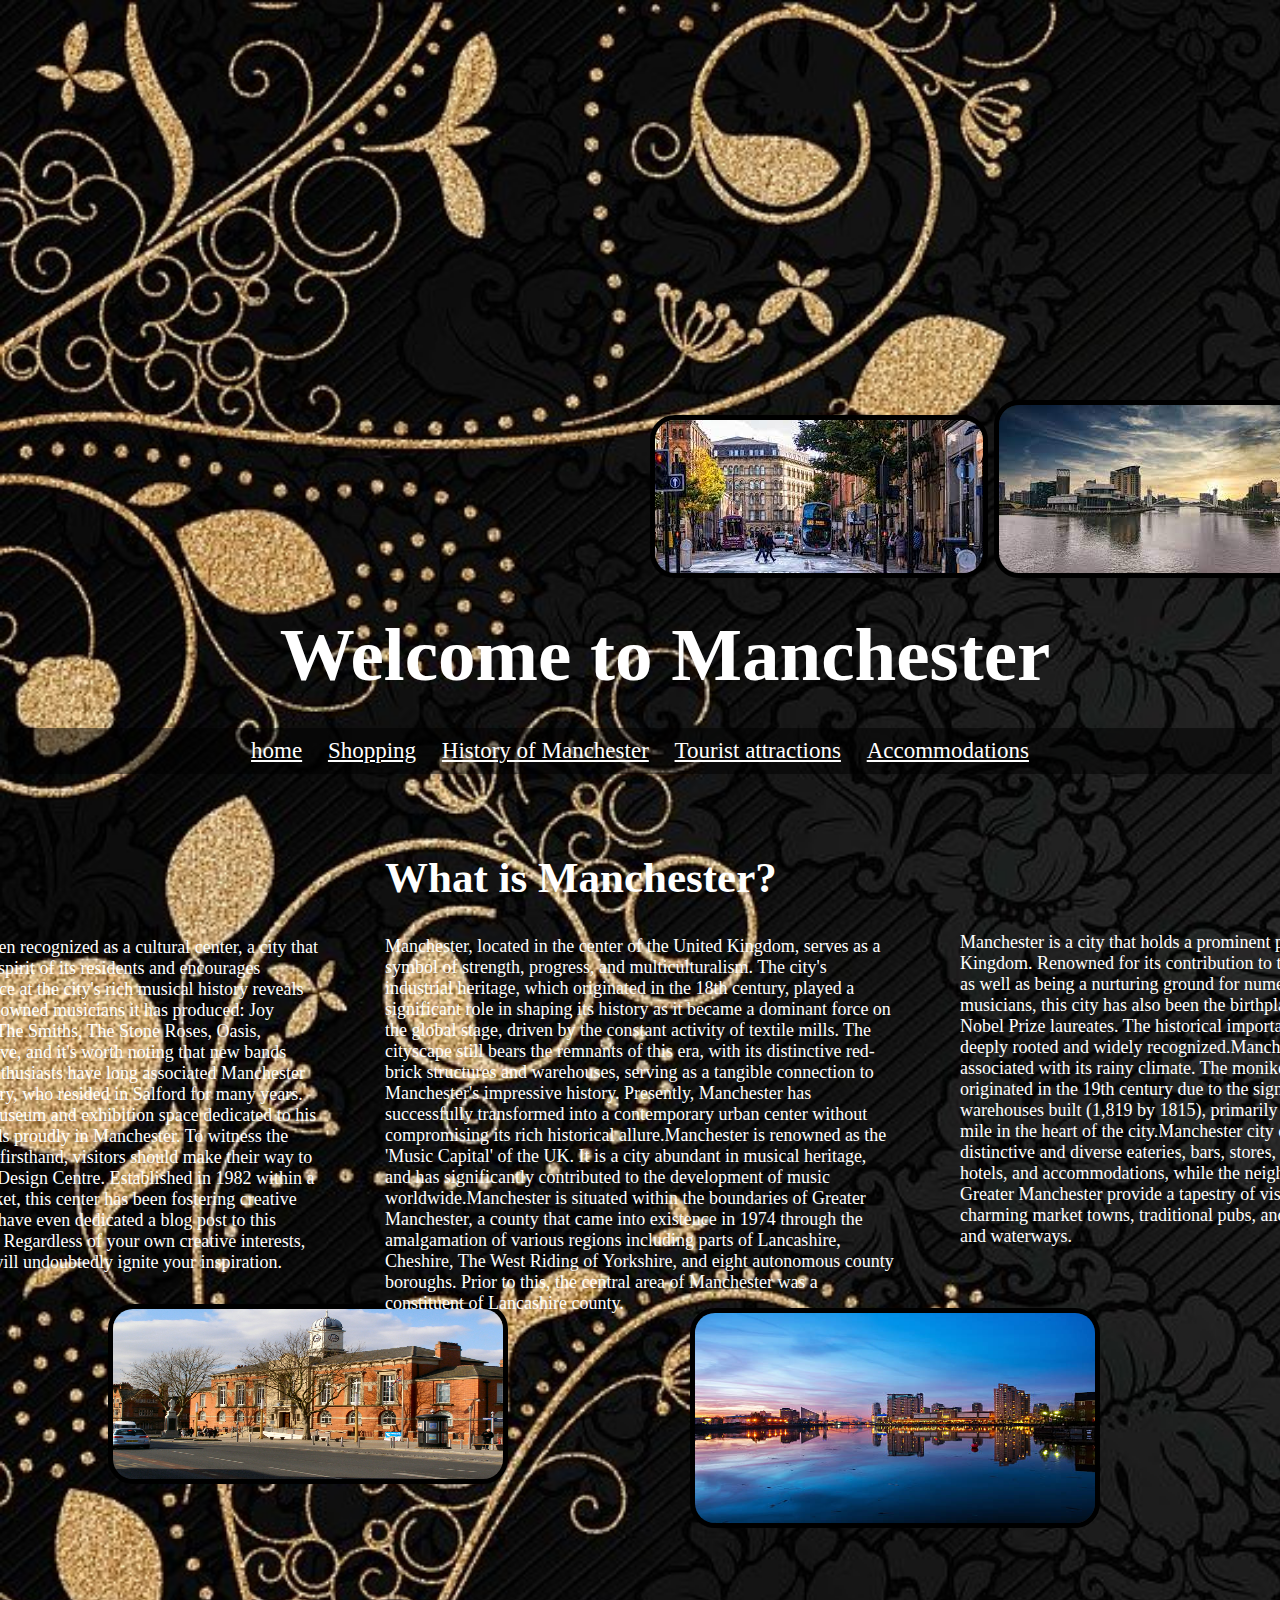
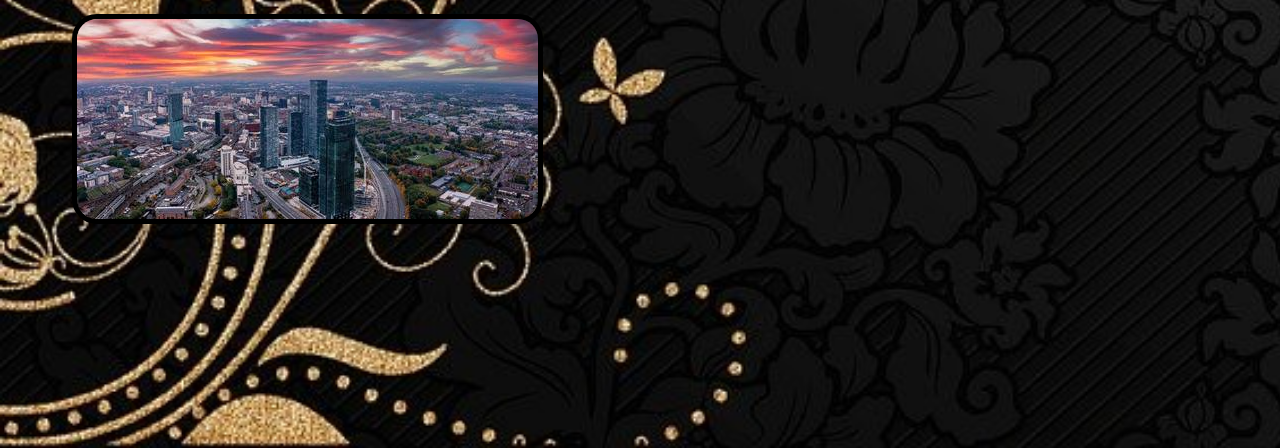
<file: index.html>
<!doctype html>
<html>
    <head>
        <title>Welcome to Manchester</title>
        <meta charset="UTF-8">
        <meta name="viewport" content="width=device-width, initial-scale=1.0">
        <link href="CSS/CSS.css" rel="stylesheet">
    </head>
    <body >
        <header>
            <body class="body2">
            <img class="img1" src="Assest/image1.jpg" alt="image 1" style="text-align: left;"/> 
            <img class="img2" src="Assest/image2.jpg" alt="image 1" style="text-align: right;"/>
            <img class="img3" src="Assest/manchester.jpg" alt="image 1"/>
            <img class="img4" src="Assest/city2.jpg" alt="image 1"/>
            <img class="img5" src="Assest/hjj.jpg" alt="image 1"/>
            
            </body>

            
            
            <h1>Welcome to Manchester</h1>
            <ul>
                <li><a href="home page.html">home</a></li>
                <li><a href="shopping.html">Shopping</a></li>
                <li><a href="history.html">History of Manchester</a></li>
                <li><a href="tourist attraction.html">Tourist attractions</a></li> 
                <li><a href="accomodations.html">Accommodations</a></li> 
                
           </ul> 
       </header>
        <article>
            
                 
            <h2 style="font-size: 43px"> What is Manchester?</h2>
            
            <div>
            <p style="font-size: 18px " class="paragraph1">Manchester has always been recognized as a cultural center,
                a city that resonates with the artistic spirit of its residents and encourages collaboration.
                A brief glance at the city's rich musical history reveals the multitude of world-renowned musicians it has produced:
                Joy Division and New Order, The Smiths, The Stone Roses, Oasis, Elbow... The list is extensive, and it's worth noting 
                that new bands continue to emerge. Art enthusiasts have long associated Manchester with the works of LS Lowry, who resided
                in Salford for many years. Presently, The Lowry, a museum and exhibition space dedicated to his distinctive paintings, stands
                proudly in Manchester. To witness the city's renowned creativity firsthand, visitors should make their way to the Manchester
                Craft and Design Centre. Established in 1982 within a Victorian former fish market, this center has been fostering creative talent 
                and businesses. We have even dedicated a blog post to this remarkable establishment. Regardless of your own creative interests, Manchester
                is a city that will undoubtedly ignite your inspiration.</p>
            
           
            
            <p style="font-size: 18px" class="paragraph2" >Manchester, located in the center of the United Kingdom, serves as a symbol of strength, progress, and multiculturalism. The city's industrial heritage, which originated in the 18th century, played
                a significant role in shaping its history as it became a dominant force on the global stage,
                driven by the constant activity of textile mills. The cityscape still bears the remnants of this era, with its distinctive red-brick structures and warehouses, serving as a tangible connection to Manchester's impressive history. 
                Presently, Manchester has successfully transformed into a contemporary urban center
                without compromising its rich historical allure.Manchester is renowned as the 'Music Capital' of the UK. It is a city abundant in musical heritage, and has significantly contributed to the development of music worldwide.Manchester is situated within the boundaries of Greater Manchester, a county that came into existence in 1974 through the amalgamation of various regions including parts of Lancashire, Cheshire, The West Riding of Yorkshire, 
                and eight autonomous county boroughs. Prior to this, the central area of Manchester was a constituent of Lancashire county.</p>
            
            <P style="font-size: 18px"class="paragraph3">Manchester is a city that holds a prominent place in the United Kingdom. Renowned for its contribution to the industrial revolution
                , as well as being a nurturing ground for numerous artists and musicians, this city has also been the birthplace of an impressive 25 Nobel Prize laureates.
            The historical importance 
                of Manchester is deeply rooted and widely recognized.Manchester is frequently associated with its rainy climate. The moniker "Warehouse city"
                also originated in the 19th century due to the significant number of warehouses built (1,819 by 1815), primarily clustered within a square mile in 
                the heart of
                the city.Manchester city center is brimming with distinctive and diverse eateries, bars, stores, museums, galleries, hotels, and
                accommodations, while the neighboring boroughs of Greater Manchester provide a tapestry of visitor attractions, including 
                charming market towns, traditional pubs, and picturesque green areas and waterways.</P>
            
            </div>
           
        </article>
           
        
    </body>
</html>
</file>
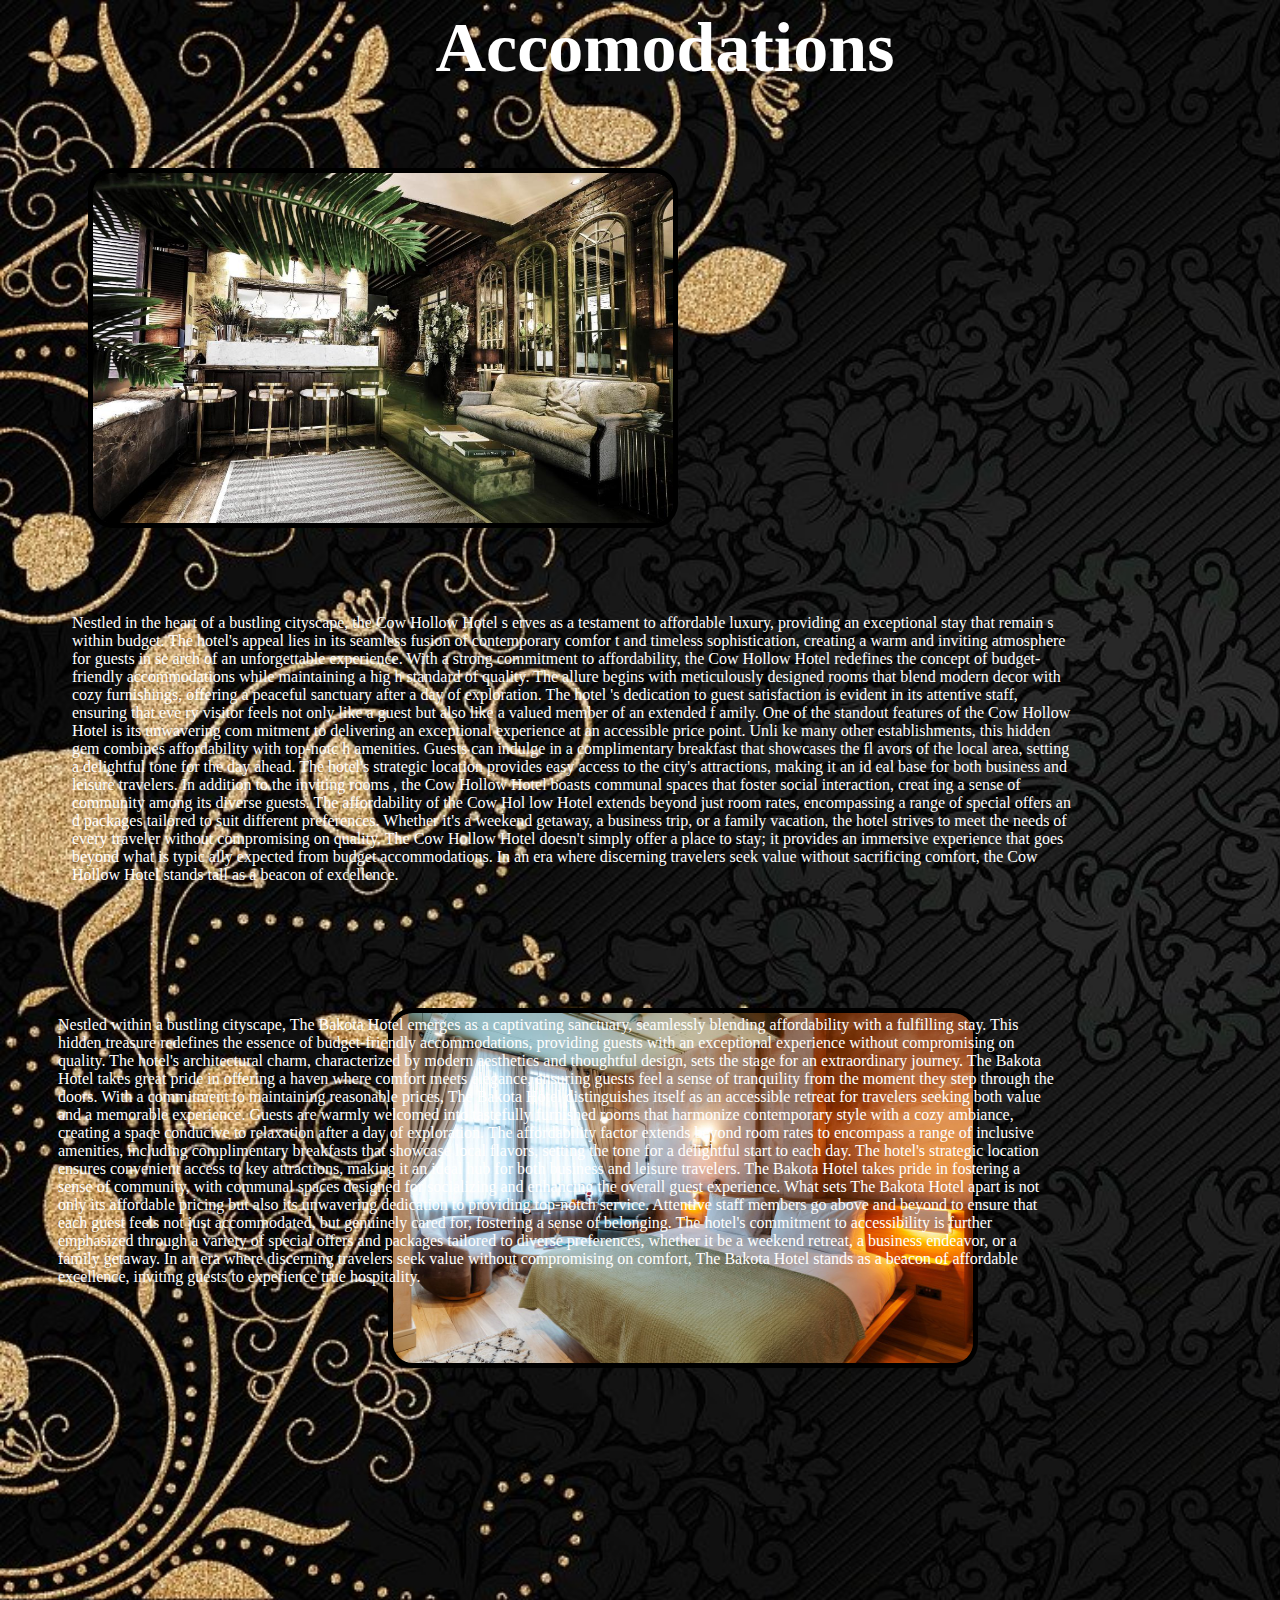
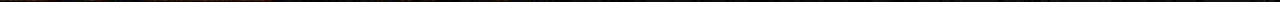
<file: accomodations.html>
<html>
    <head>
        <link rel="stylesheet" href="CSS/shopping.css" type="text/css"/>
        <link rel="stylesheet" href="CSS/CSS.css" type="text/css">


        <title>Accomodations</title>
        <meta charset="UTF-8">
        <meta name="viewport" content="width=device-width, initial-scale=1.0">
    </head>
    <body>
        <h1 class="accomodationsheader">Accomodations</h1>
         <img class="cow " src="Assest/cow.jpg" alt="image 1" style="text-align: left;"/> 
          <img class="midi " src="Assest/midi.jpg" alt="image 1" style="text-align: left;"/> 
         <p class="muneeb3" style="float: right; position: relative; left: -200px;">Nestled in the heart of a bustling cityscape, the Cow Hollow Hotel s
             erves as a testament to affordable luxury, providing an exceptional stay that remain
             s within budget. The hotel's appeal lies in its seamless fusion of contemporary comfor
             t and timeless sophistication, creating a warm and inviting atmosphere for guests in se
             arch of an unforgettable experience. With a strong commitment to affordability, the Cow 
             Hollow Hotel redefines the concept of budget-friendly accommodations while maintaining a hig
             h standard of quality. The allure begins with meticulously designed rooms that blend modern
             decor with cozy furnishings, offering a peaceful sanctuary after a day of exploration. The hotel
             's dedication to guest satisfaction is evident in its attentive staff, ensuring that eve
             ry visitor feels not only like a guest but also like a valued member of an extended f
             amily. One of the standout features of the Cow Hollow Hotel is its unwavering com
             mitment to delivering an exceptional experience at an accessible price point. Unli
             ke many other establishments, this hidden gem combines affordability with top-notc
             h amenities. Guests can indulge in a complimentary breakfast that showcases the fl
             avors of the local area, setting a delightful tone for the day ahead. The hotel's 
             strategic location provides easy access to the city's attractions, making it an id
             eal base for both business and leisure travelers. In addition to the inviting rooms
             , the Cow Hollow Hotel boasts communal spaces that foster social interaction, creat
             ing a sense of community among its diverse guests. The affordability of the Cow Hol
             low Hotel extends beyond just room rates, encompassing a range of special offers an
             d packages tailored to suit different preferences. Whether it's a weekend getaway, 
             a business trip, or a family vacation, the hotel strives to meet the needs of every
             traveler without compromising on quality. The Cow Hollow Hotel doesn't simply offer
             a place to stay; it provides an immersive experience that goes beyond what is typic
             ally expected from budget accommodations. In an era where discerning travelers seek
             value without sacrificing comfort, the Cow Hollow Hotel stands tall as a beacon of excellence.</p>
         <p class="muneeb4" style="float: left; position: relative; bottom: 300px; left: 50px; ">Nestled within a bustling cityscape, The Bakota Hotel emerges as a captivating sanctuary, seamlessly blending affordability with a fulfilling stay. This hidden treasure redefines the essence of budget-friendly accommodations, providing guests with an exceptional experience without compromising on quality. The hotel's architectural charm, characterized by modern aesthetics and thoughtful design, sets the stage for an extraordinary journey. The Bakota Hotel takes great pride in offering a haven where comfort meets elegance, ensuring guests feel a sense of tranquility from the moment they step through the doors. With a commitment to maintaining reasonable prices, The Bakota Hotel distinguishes itself as an accessible retreat for travelers seeking both value and a memorable experience. Guests are warmly welcomed into tastefully furnished rooms that harmonize contemporary style with a cozy ambiance, creating a space conducive to relaxation after a day of exploration. The affordability factor extends beyond room rates to encompass a range of inclusive amenities, including complimentary breakfasts that showcase local flavors, setting the tone for a delightful start to each day. The hotel's strategic location ensures convenient access to key attractions, making it an ideal hub for both business and leisure travelers. The Bakota Hotel takes pride in fostering a sense of community, with communal spaces designed for socializing and enhancing the overall guest experience. What sets The Bakota Hotel apart is not only its affordable pricing but also its unwavering dedication to providing top-notch service. Attentive staff members go above and beyond to ensure that each guest feels not just accommodated, but genuinely cared for, fostering a sense of belonging. The hotel's commitment to accessibility is further emphasized through a variety of special offers and packages tailored to diverse preferences, whether it be a weekend retreat, a business endeavor, or a family getaway. In an era where discerning travelers seek value without compromising on comfort, The Bakota Hotel stands as a beacon of affordable excellence, inviting guests to experience true hospitality.</p>
         
         
    </body>
</html>
</file>
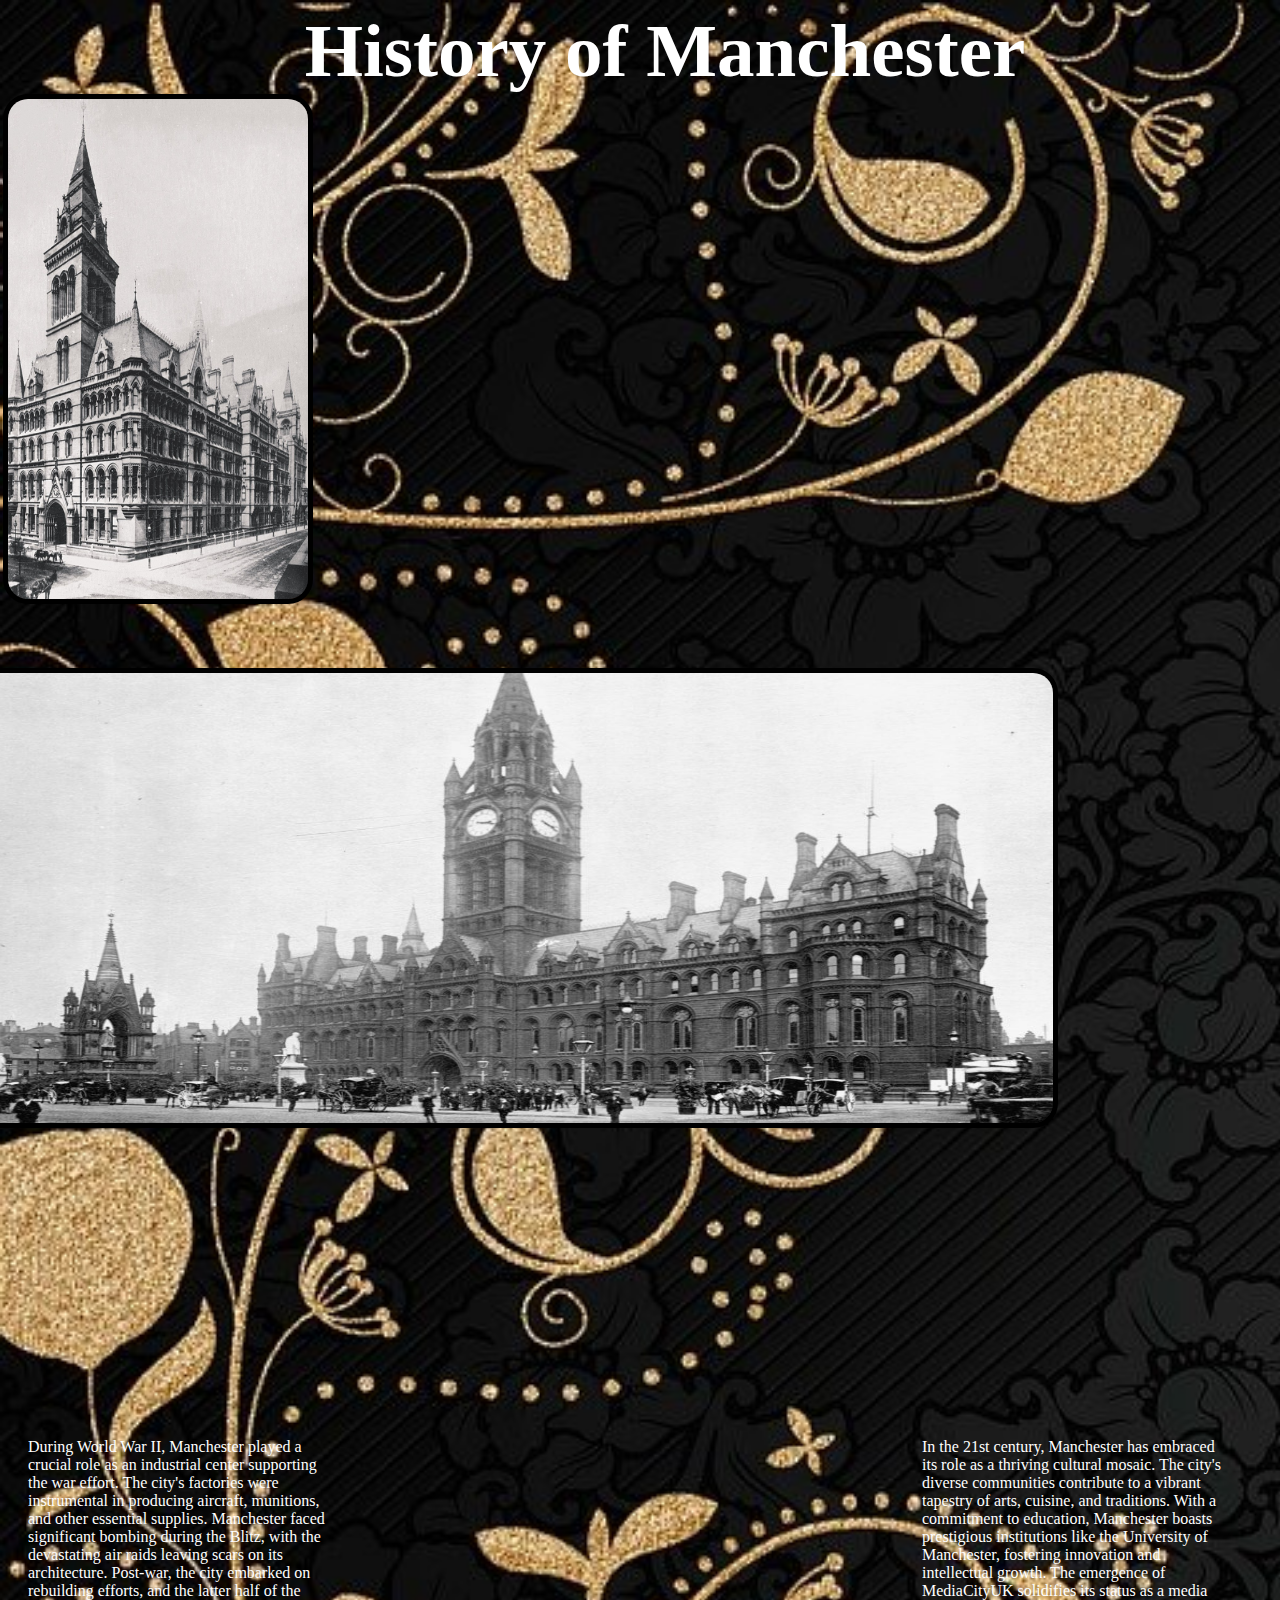
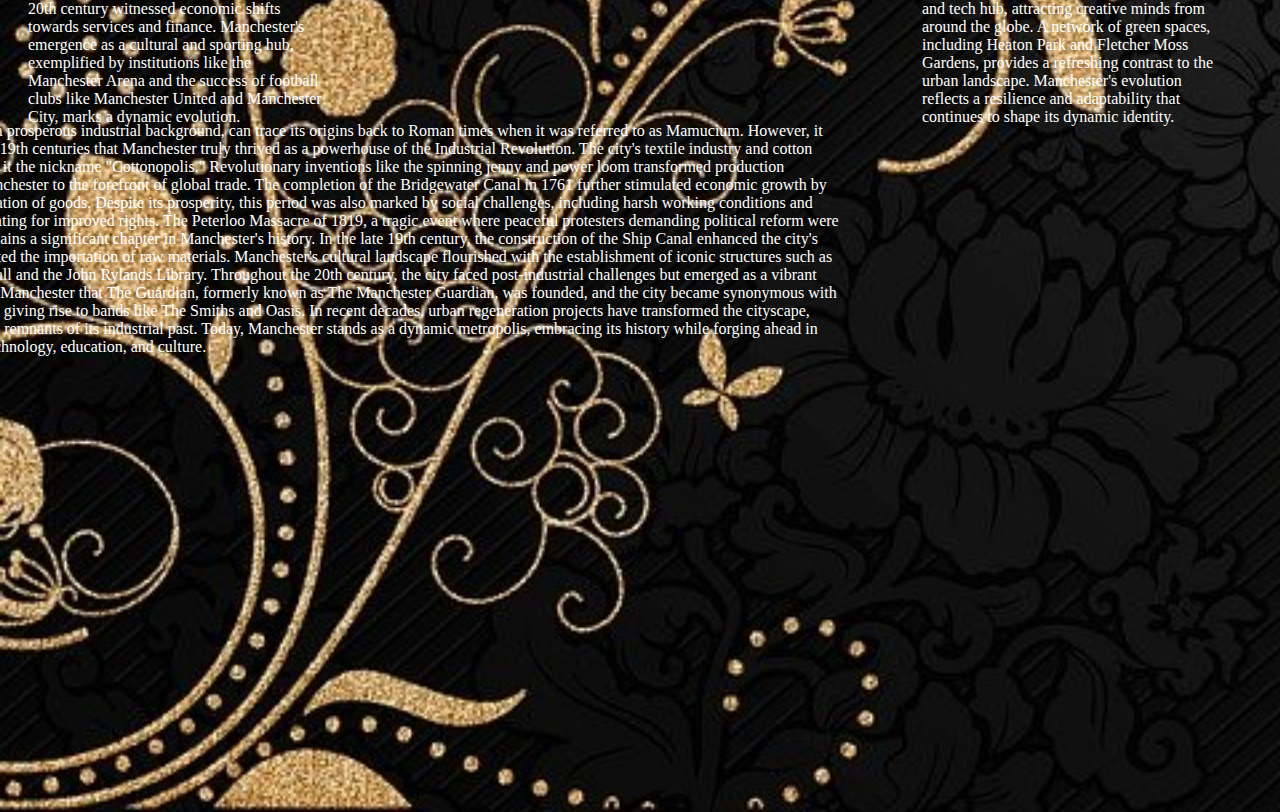
<file: history.html>
<!DOCTYPE html>
<!--
Click nbfs://nbhost/SystemFileSystem/Templates/Licenses/license-default.txt to change this license
Click nbfs://nbhost/SystemFileSystem/Templates/ClientSide/html.html to edit this template
-->
<html>
    <head>
        <link rel="stylesheet" href="CSS/shopping.css" type="text/css"/>
        <link rel="stylesheet" href="CSS/CSS.css" type="text/css">
        <link rel="stylesheet" href="shopping.html" type="text/css"/>



        <title>history of Manchester</title>
        <meta charset="UTF-8">
        <meta name="viewport" content="width=device-width, initial-scale=1.0">
    </head>
    <body class="body9">
        <h1 class="historyh1">History of Manchester</h1>
          <img class="oldimg3" src="Assest/oldimg3.jpg" alt="image 1" id="imgid"/>
          <img class="oldimg2" src="Assest/old img 2.jpg" alt="image 1" id="imgid"/>
          <img class="oldimg1" src="Assest/old img 1.jpg" alt="image 1" id="imgid"/>
          <p class="p1">Manchester, a city with a prosperous industrial background, can trace its origins back to Roman times when it was referred to as Mamucium. However, it
              was during the 18th and 19th centuries that Manchester truly thrived as a powerhouse of the Industrial Revolution. The city's textile industry and cotton
              mills flourished, earning it the nickname "Cottonopolis." Revolutionary inventions like the spinning jenny and power loom transformed production methods,
              propelling Manchester to the forefront of global trade. The completion of the Bridgewater Canal in 1761 further stimulated economic growth by facilitating
              the transportation of goods. Despite its prosperity, this period was also marked by social challenges, including harsh working conditions and labor movements
              advocating for improved rights. The Peterloo Massacre of 1819, a tragic event where peaceful protesters demanding political reform were violently dispersed
              , remains a significant chapter in Manchester's history. In the late 19th century, the construction of the Ship Canal enhanced the city's connectivity and facilitated the importation of raw materials. Manchester's cultural landscape flourished with the establishment of iconic structures such as the Manchester Town Hall and the John Rylands Library. Throughout the 20th century, the city faced post-industrial challenges but emerged as a vibrant cultural center.
              It was in Manchester that The Guardian, formerly known as The Manchester Guardian, was founded, and the city became synonymous with influential music scenes, giving rise to bands like The Smiths and Oasis. In recent decades, urban regeneration projects have transformed the cityscape, blending modernity with remnants of its industrial past. Today, Manchester stands as a dynamic metropolis, 
              embracing its history while forging ahead in diverse fields such as technology, education, and culture.</p>
          <p class="p2" style="float:left; right: 580px" >During World War II, Manchester played a crucial role as an industrial center
              supporting the war effort. The city's 
              factories were instrumental in producing aircraft, munitions, and other essential 
              supplies. Manchester faced significant bombing during
              the Blitz, with the devastating air raids leaving scars on its architecture.
              Post-war, the city embarked on rebuilding efforts, and the
              latter half of the 20th century witnessed economic shifts towards services and finance. Manchester's emergence as a cultural and sporting
              hub, exemplified by institutions like the Manchester Arena and the success of football clubs like
              Manchester United and Manchester City, marks a dynamic evolution.</p>
          <p class=p3>In the 21st century, Manchester has embraced its role as a thriving cultural mosaic. The city's diverse communities contribute to a vibrant tapestry of arts, cuisine, and traditions. With a commitment to education, Manchester boasts prestigious institutions like the University of Manchester, fostering innovation and intellectual growth. The emergence of MediaCityUK solidifies its status as a media and tech hub, attracting creative minds from around the globe. A network of green spaces, including Heaton Park and Fletcher Moss Gardens, provides a refreshing contrast to the urban landscape. Manchester's evolution reflects a resilience and adaptability that continues to shape its dynamic identity.</p>
    </body>
</html>
</file>
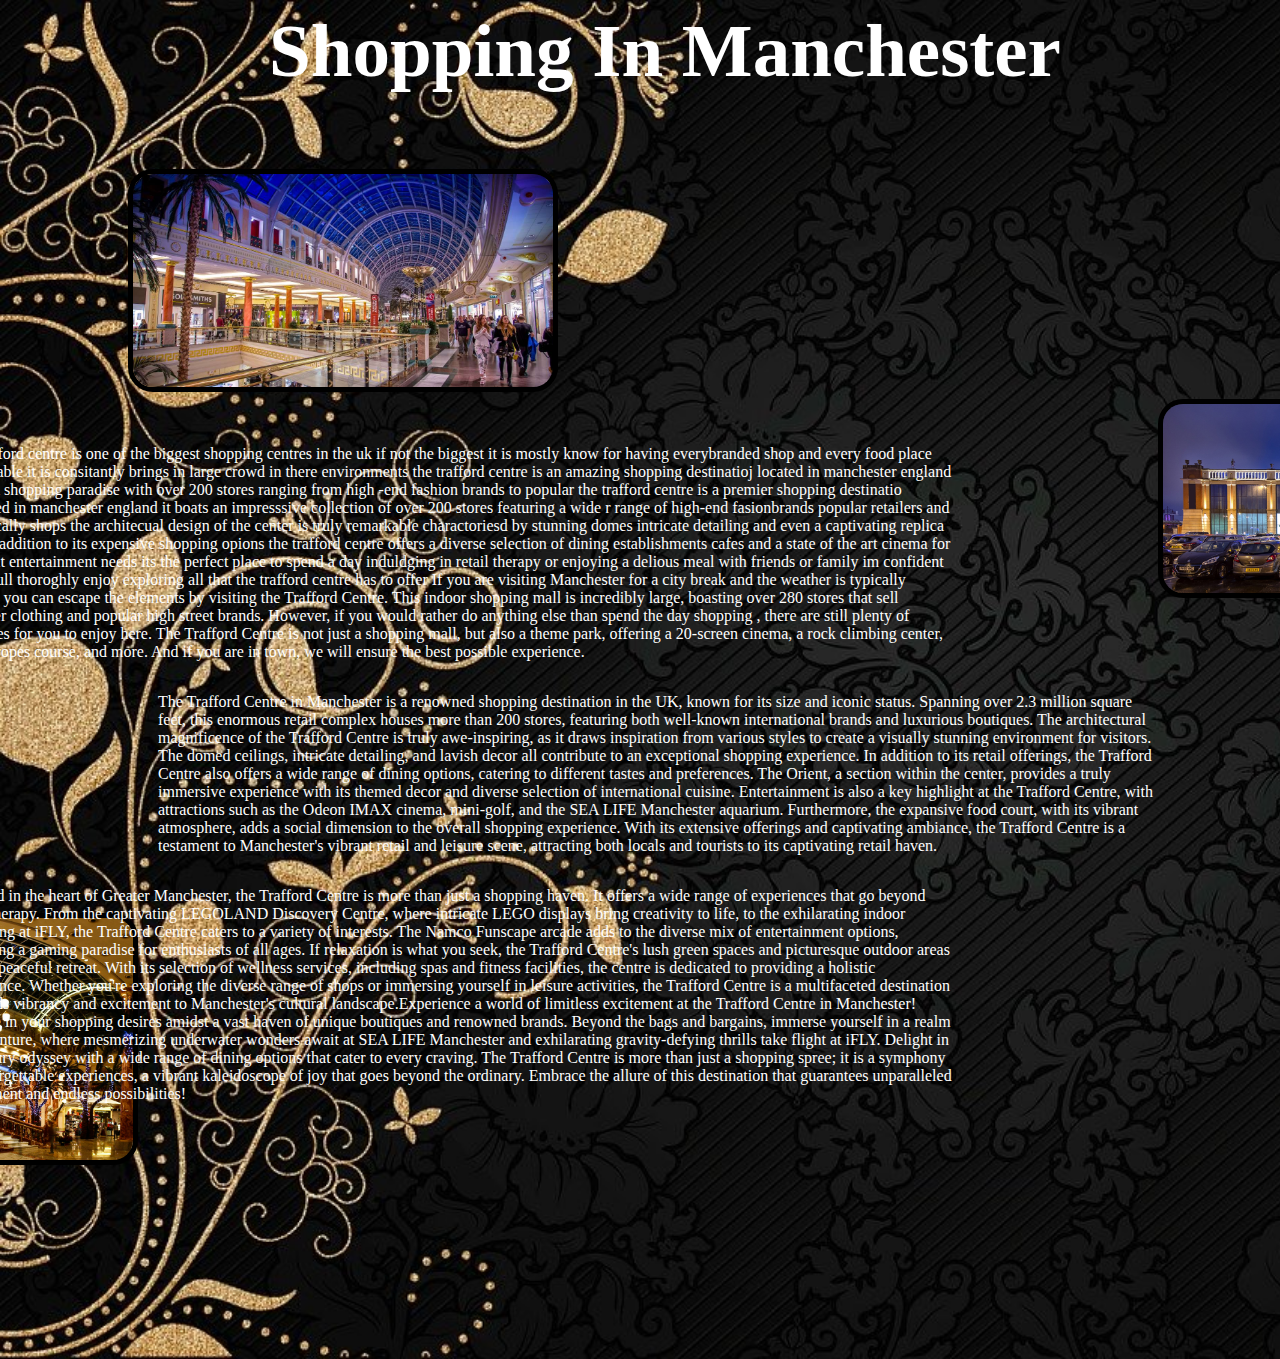
<file: shopping.html>
<!DOCTYPE html>
<!--
Click nbfs://nbhost/SystemFileSystem/Templates/Licenses/license-default.txt to change this license
Click nbfs://nbhost/SystemFileSystem/Templates/ClientSide/html.html to edit this template
-->
<html>
    <head>
        <style type="text/css">
            
            #imgid{
                text-align: left;
            }

        </style>
        <link rel="stylesheet" href="CSS/shopping.css" type="text/css"/>
        <link rel="stylesheet" href="CSS/shopping.css" type="text/css">
        <link rel="stylesheet" href="CSS/CSS.css" type="text/css"/>



        <title>shopping in Manchester</title>
        <meta charset="UTF-8">
        <meta name="viewport" content="width=device-width, initial-scale=1.0">
    </head>
    <body>
        <h1>Shopping In Manchester</h1>
        <img class="download" src="Assest/download.jpg" alt="image 1" style="float: left;"/>
        <img class="download2" src="Assest/trafford.jpg" alt="image 1" id="imgid" style="float: left; right: 100px;" />
        <img class="download3" src="Assest/TRAFFORD2.jpg" alt="image 1" id="imgid"/>
         
        
        <p class="12">the trafford centre is one of the biggest shopping centres in the uk if not the biggest it is mostly know for having everybranded shop and every food place imaginable
        it is consitantly brings in large crowd in there environments the trafford centre is an amazing shopping destinatioj located in manchester england  it like a shopping paradise with over 200 stores ranging from high
        -end fashion brands to popular the trafford centre is a premier shopping destinatio situadted in manchester england it boats an impresssive collection of over 200 stores featuring a wide r
        range of high-end fasionbrands popular retailers and specifically shops the architecual design of the center is truly remarkable charactoriesd by stunning domes intricate detailing and even a captivating replica ship in addition to its expensive shopping opions the trafford centre offers a diverse selection of dining establishments cafes and a state of the art cinema for your ent
        entertainment needs its the perfect place to spend a day induldging in retail therapy or enjoying a delious meal with friends or family im confident that youll thoroghly enjoy exploring all that the trafford centre has to offer
        If you are visiting Manchester for a city break and the weather is typically British, you can escape the elements by visiting the Trafford Centre. This indoor shopping mall is incredibly large, boasting over 280 stores that sell designer clothing and popular high street brands. However, if you would rather do anything else than spend the day shopping
        , there are still plenty of activities for 
        you to enjoy here. The Trafford Centre is not just a shopping mall, but also a theme park, offering a 20-screen cinema, a rock climbing center,
        a high ropes course, and more. And if you are in town, we will ensure the best possible experience.</p>
        <P class=pm>The Trafford Centre in Manchester is a renowned shopping destination in the UK, known for its size and iconic status. Spanning over 2.3 million square feet, this enormous retail complex houses more than 200 stores, featuring both well-known international brands and luxurious boutiques. The architectural magnificence of the Trafford Centre is truly awe-inspiring, as it draws inspiration from 
          various styles to create a visually stunning environment for visitors. The domed ceilings, intricate detailing, and lavish decor all contribute to an exceptional shopping experience. In addition to its retail offerings, the Trafford Centre also offers a wide range of dining options, catering to different tastes and preferences. The Orient, a section within the center, provides a truly immersive experience with its themed decor and diverse selection of international cuisine. Entertainment is also a key highlight at the Trafford Centre, with attractions such as the Odeon IMAX cinema, mini-golf, and the SEA LIFE Manchester aquarium. Furthermore, the expansive food court, with its vibrant atmosphere, adds a social dimension to the overall shopping experience. With its extensive offerings and captivating ambiance, the Trafford Centre is a testament to Manchester's vibrant retail and leisure scene, attracting both locals and tourists to its captivating retail haven.</P>
        <p class=p5>Situated in the heart of Greater Manchester, the Trafford Centre is more than just a shopping haven. It offers a wide range of experiences
            that go beyond retail therapy. From the captivating LEGOLAND Discovery Centre, where intricate LEGO displays bring creativity to life, to the exhilarating indoor skydiving at iFLY, the Trafford Centre caters to a variety of interests. The Namco Funscape arcade adds to the diverse mix of entertainment options, providing a gaming paradise for enthusiasts of all ages. If relaxation is what you seek, the Trafford Centre's lush green spaces and picturesque outdoor areas offer a peaceful retreat. With its selection of wellness services, including spas and fitness facilities, the centre is dedicated to providing a holistic experience. Whether you're exploring the diverse range of shops or immersing yourself in leisure activities, the Trafford Centre is a multifaceted destination that adds vibrancy and excitement to Manchester's cultural landscape.Experience a world of limitless excitement at the Trafford Centre in Manchester! Indulge in your shopping desires amidst a vast haven of unique boutiques and renowned brands. Beyond the bags and bargains, immerse yourself in a realm of adventure, where mesmerizing underwater wonders await at SEA LIFE Manchester and exhilarating gravity-defying thrills take flight at iFLY. Delight in a culinary odyssey with a wide range of dining options that cater to every craving. The Trafford Centre is more than just a shopping spree; it is a symphony of unforgettable experiences, a vibrant kaleidoscope of joy that goes beyond the ordinary. Embrace the allure of this destination that guarantees
            unparalleled excitement and endless possibilities!</p>
        
    </body>
</html>
</file>
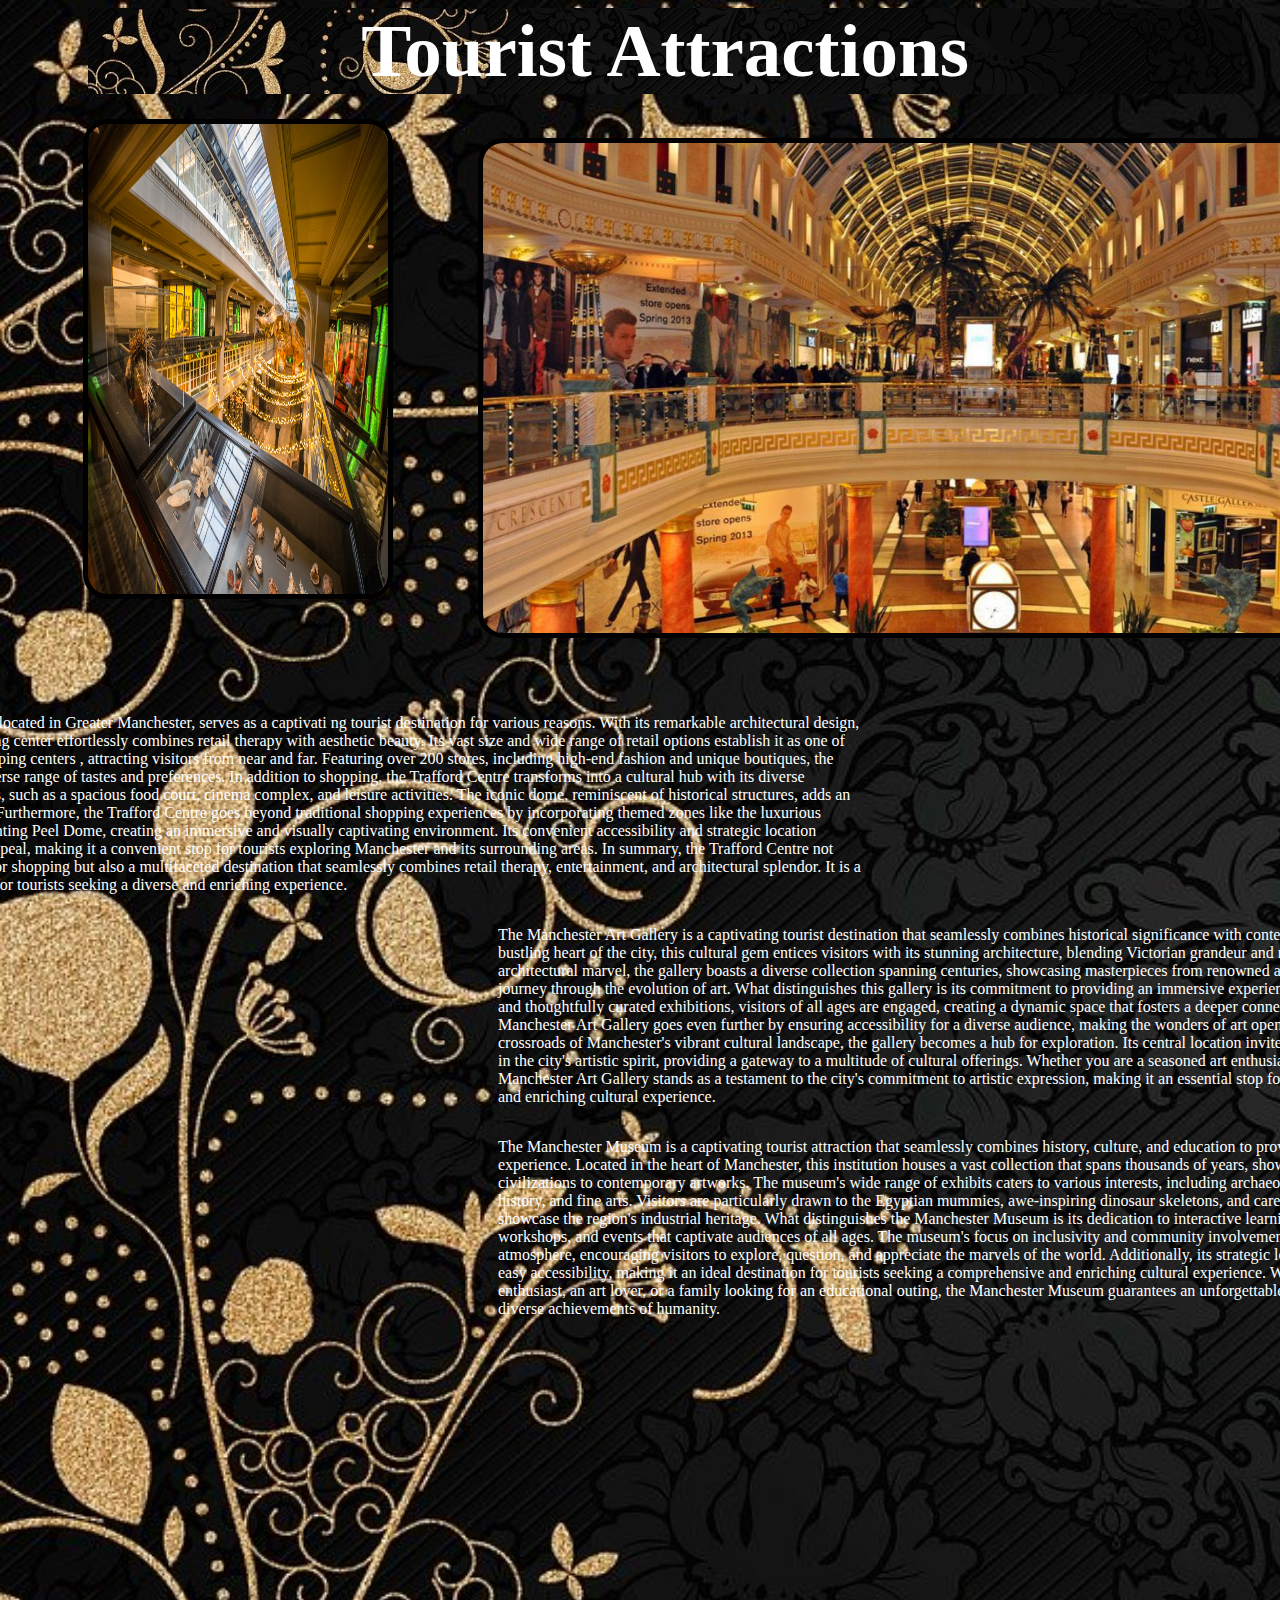
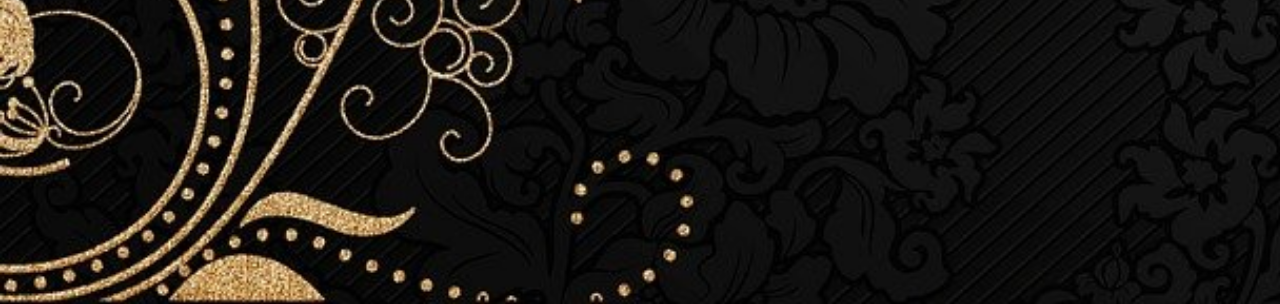
<file: tourist attraction.html>
<html>
    <head>
        <link rel="stylesheet" href="CSS/shopping.css" type="text/css"/>
        <link rel="stylesheet" href="CSS/CSS.css" type="text/css">


        <title>tourist attraction</title>
        <meta charset="UTF-8">
        <meta name="viewport" content="width=device-width, initial-scale=1.0">
    </head>
    <body class="tourist">
        <div>
        <h1 class="tourist h1">Tourist Attractions</h1>
        <img class="musem" src="Assest/musem.jpg" alt="image 1"/>
         <img class="art" src="Assest/musem art.jpg" alt="image 1"/>
         <img class="trafford2" src="Assest/trafford_1.jpg" alt="image 1"/>
        </div><!-- comment -->
        <div class="wE">
         <P  class="mk">The Trafford Centre, located in Greater Manchester, serves as a captivati
             ng tourist destination for various reasons. With its remarkable architectural design, this 
             immense shopping center effortlessly combines retail therapy with aesthetic beauty. Its vast 
             size and wide range of retail options establish it as one of Europe's largest shopping centers
             , attracting visitors from near and far. Featuring over 200 stores, including high-end fashion
             and unique boutiques, the center caters to a diverse range of tastes and preferences.
             In addition to shopping, the Trafford Centre transforms into a cultural hub with its 
             diverse entertainment options, such as a spacious food court, cinema complex, and leisure
             activities. The iconic dome, reminiscent of historical structures, adds an extra layer of
             allure. Furthermore, the Trafford Centre goes beyond traditional shopping experiences by 
             incorporating themed zones like the luxurious Orient and the enchanting Peel Dome, creating
             an immersive and visually captivating environment. Its convenient accessibility and 
             strategic location further enhance its appeal, making it a convenient stop for tourists 
             exploring Manchester and its surrounding areas. In summary, the Trafford Centre not only 
             offers a haven for shopping but also a multifaceted destination that seamlessly combines
             retail therapy, entertainment, and architectural splendor. It is a must-visit attraction 
             for tourists seeking a diverse and enriching experience.</P>
        </div>
        <div class="leo">
         <P class="muneeb16">The Manchester Art Gallery is a captivating tourist destination that seamlessly
             combines historical significance with contemporary allure. Located in the bustling
             heart of the city, this cultural gem entices visitors with its stunning architecture,
             blending Victorian grandeur and modern design. In addition to its architectural marvel,
             the gallery boasts a diverse collection spanning centuries, showcasing masterpieces from
             renowned artists and offering a captivating journey through the evolution of art. What 
             distinguishes this gallery is its commitment to providing an immersive experience. Through
             
             interactive displays and thoughtfully curated exhibitions, visitors of all ages are engaged,
             creating a dynamic space that fosters a deeper connection with the art world. The Manchester
             Art Gallery goes even further by ensuring accessibility for a diverse audience, making the wonders
             of art open and inviting. Situated at the crossroads of Manchester's vibrant cultural landscape,
             the gallery becomes a hub for exploration. Its central location invites tourists to immerse themselves
             in the city's artistic spirit, providing a gateway to a multitude of cultural offerings. Whether you 
             are a seasoned art enthusiast or a casual observer, the Manchester Art Gallery stands as a testament
             to the city's commitment to artistic expression, making it an essential stop for those
             seeking a multifaceted and enriching cultural experience.</p> 
        </div>
        <div class="sahul">
         <p class="muneebkamran6">The Manchester Museum is a captivating tourist attraction that seamlessly combines history, culture, and education
             to provide a rich and immersive experience. Located in the heart of Manchester, this institution houses a vast collection that spans thousands 
             of years, showcasing artifacts from ancient civilizations to contemporary artworks. The museum's wide range of exhibits caters to various interests,
             including archaeology, anthropology, natural history, and fine arts. Visitors are particularly drawn to the Egyptian mummies, awe-inspiring dinosaur skeletons, and carefully curated galleries that showcase the region's industrial heritage. What distinguishes the Manchester Museum is its dedication to interactive learning, offering engaging displays, workshops, and events that captivate audiences of all ages. The museum's focus on inclusivity and community involvement creates a welcoming atmosphere, encouraging visitors to explore, question, and appreciate the marvels of the world. Additionally, its strategic location in Manchester ensures easy accessibility, making it an ideal destination for tourists seeking a comprehensive and enriching cultural experience. Whether you are a history enthusiast, an art lover, or a family looking for an educational outing, the Manchester Museum guarantees an unforgettable journey through time and the diverse achievements of humanity.</p>
        </div>    
    </body>
</html>
</file>
<file: CSS/CSS.css>
header{
    text-align: center;
    background-size: cover;
    color: white;
    font-size: 23px;
}
.img1{
      margin: 45px 0px 0px 0px;
    border:5px solid black;
    border-radius: 25px;
}
.img2{
      margin: 45px 0px 0px 0px;
    border:5px solid black;
    border-radius: 25px;
    
}
ul{
    padding: 10px 10px 10px 10px;
    background: rgba(0,0,0,0.5);
    color: white;
}
li{
    display: inline;
    padding: 0px 10px 0px 10px;
    color: white;
}
a{
    color:white;
}
h1{
    font-size: 75px;
    text-align: center;
    margin: 2px 30px 30px 80px;
    color: white;
}
img{
    margin: 45px 0px 0px 0px;
    border:5px solid black;
    border-radius: 25px;
    margin: 50px 30px 30px 80px;
    
}
article{
    width: 510px;
    padding: 20px 20px 20px 20px;
    margin: 0px auto;
}

@media(maxwidth: 500px)
{
   body{
         background: white;
    }
 
    h1{
         font-size: 45px;
         color: white;
    }
    li{
         display:block;
         padding: 5px;
         color: white;
    }
}

.div{
    position: relative;
    left:120px;
    right:300px;
}

.paragraph1 {
 position: relative;
    right:575px;
    color: white;
}

.paragraph2 {
position: relative;
    bottom: 355px;
    color: white;
}


.paragraph3 {
position: relative;
    bottom: 755px;
    left: 575px;
    color: white;
}
.img3{
    position: relative;
    top:1250px;
    right: 100px;
   width: 400px;
   height: 210px; 
}

.img4{
    position: relative;
    top:1250px;
    right:100px;
}
.img1{
    position: relative;
    top:270px;
    left: 600px;
}
.img2{
    position: relative;
    top:270px;
    left: 600px;
    
}
.img5{
    position: relative;
    width:390px ;
    height: 170px;
    top:910px ;
    right: 650px;
    
}
body{
    background-image: url(../Assest/bck.jpg);
    background-repeat: no-repeat;
    background-size: cover;
}
h2{
    color: white;
}
.historyh1{
    color:white;
}
.oldimg3{
    width: 300px;
    height: 500px;
    position: relative;
    right: 85px;
    bottom:80px;
    
}
.oldimg2 {
width: 1100px;
height:450px;
position: relative;
bottom:100px;
right:140px;

}

.oldimg1 {
width: 300px;
    height: 470px;
    position: relative;
    left: 1450px;
    bottom:650px;
}
.p1{
    position:relative;
    bottom:120px;
    right:430px;
}
.p2{
    text-align: left;
    margin-left: 600px;
    width: 300px;
    float: left;
    position:relative;
    bottom: 670px;
    right:80px;
}
.p3{
    position: relative;
    right: 50px;
    bottom: 670px;
    text-align: left;
    width: 300px;
    float: right;
}






.tourist h1 {
font-size: 75px;
    text-align: center;
    margin: 2px 30px 30px 80px;
    color: white;
}

.art{
width: 300px;
  height: 470px;
  position: relative;
  left:1100px;
  bottom:30px;
}
.tourist p{
    position: relative;
    top:30px;
    right:510px;
}

.muneeb1 {
float:right;
    color: white;
    width:400px;
    position:relative;
    margin-right: 530px;
    margin-bottom: 300px;
    right:800px;
    
}



.cow {
width:580px;
height:350px;

}


.midi {
width:580px;
height:350px;
position: relative;
top:400px;
left: 300px;
}



.sahul {

}
</file>
<file: CSS/shopping.css>
.download{
     margin: 45px 0px 0px 0px;
    border:5px solid black;
    border-radius: 25px;
    width: 420px;
    position: relative ;
    left:120px ;
}
h1{
    text-align: center;
    font-size: 45px;
    color: white;
}
body{
    background-image: url(../Assest/bck.jpg);
    background-repeat: no-repeat;
    background-size: cover;
}
p{
    float:right;
    color: white;
    width:1000px;
    position: relative;
    bottom: 240px;
    right:320px;
    
}
.download2{
    margin: 45px 0px 0px 0px;
    border:5px solid black;
    border-radius: 25px;
    width: 420px;
    position: relative ;
    left:720px ;
    top:230px
    
}
.p2{
    float:right;
    color: white;
    width:1000px;
    position: relative;
    right:750px;
    bottom:200px;
   
}
.download3{
    margin: 45px 0px 0px 0px;
    border:5px solid black;
    border-radius: 25px;
    width: 420px;
    position: relative ;
    right:730px ;
    top:500px
}
.p3{
   float:right;
    color: white;
    width:1000px;
    position: relative;
    bottom:200px;}
    
   


.body9 {
background-image: url(../Assest/bck.jpg);
    background-repeat: no-repeat;
    background-size: cover;
}



.tourist {
background-image: url(../Assest/bck.jpg);
    background-repeat: no-repeat;
    background-size: cover;
}

.musem {
width: 300px;
  height: 470px;
  position:relative;
  right:5px;
  bottom:55px;}

.trafford2{
width: 950px;
height:490px;
position:relative;
left:390px;
bottom:600px;

}

.muneeb2 {
float:right;
    color: white;
    width:400px;
    position: relative;
    right:300px;
 
}

.accomodationsheader {
font-size: 70px;

}

.muneeb3 {
position: relative;
bottom: 400px;
}

.trafford34 {
position: relative;
bottom:-300px;
}

.mu{
    right:300px;
}
.pm{
   float: left;
   left: 150px;
}

.muneebkamran6 {
bottom: 1000px;
position: absolute;
}
.We{
   position:relative;
left:100px;
bottom:600px; 
}

.leo {
  position:relative;
left:1000px;
bottom:600px; 
width:1000px;
}
.sahul {
position:relative;
left:1000px;
bottom:600px; 
width:1000px;
}
</file>
